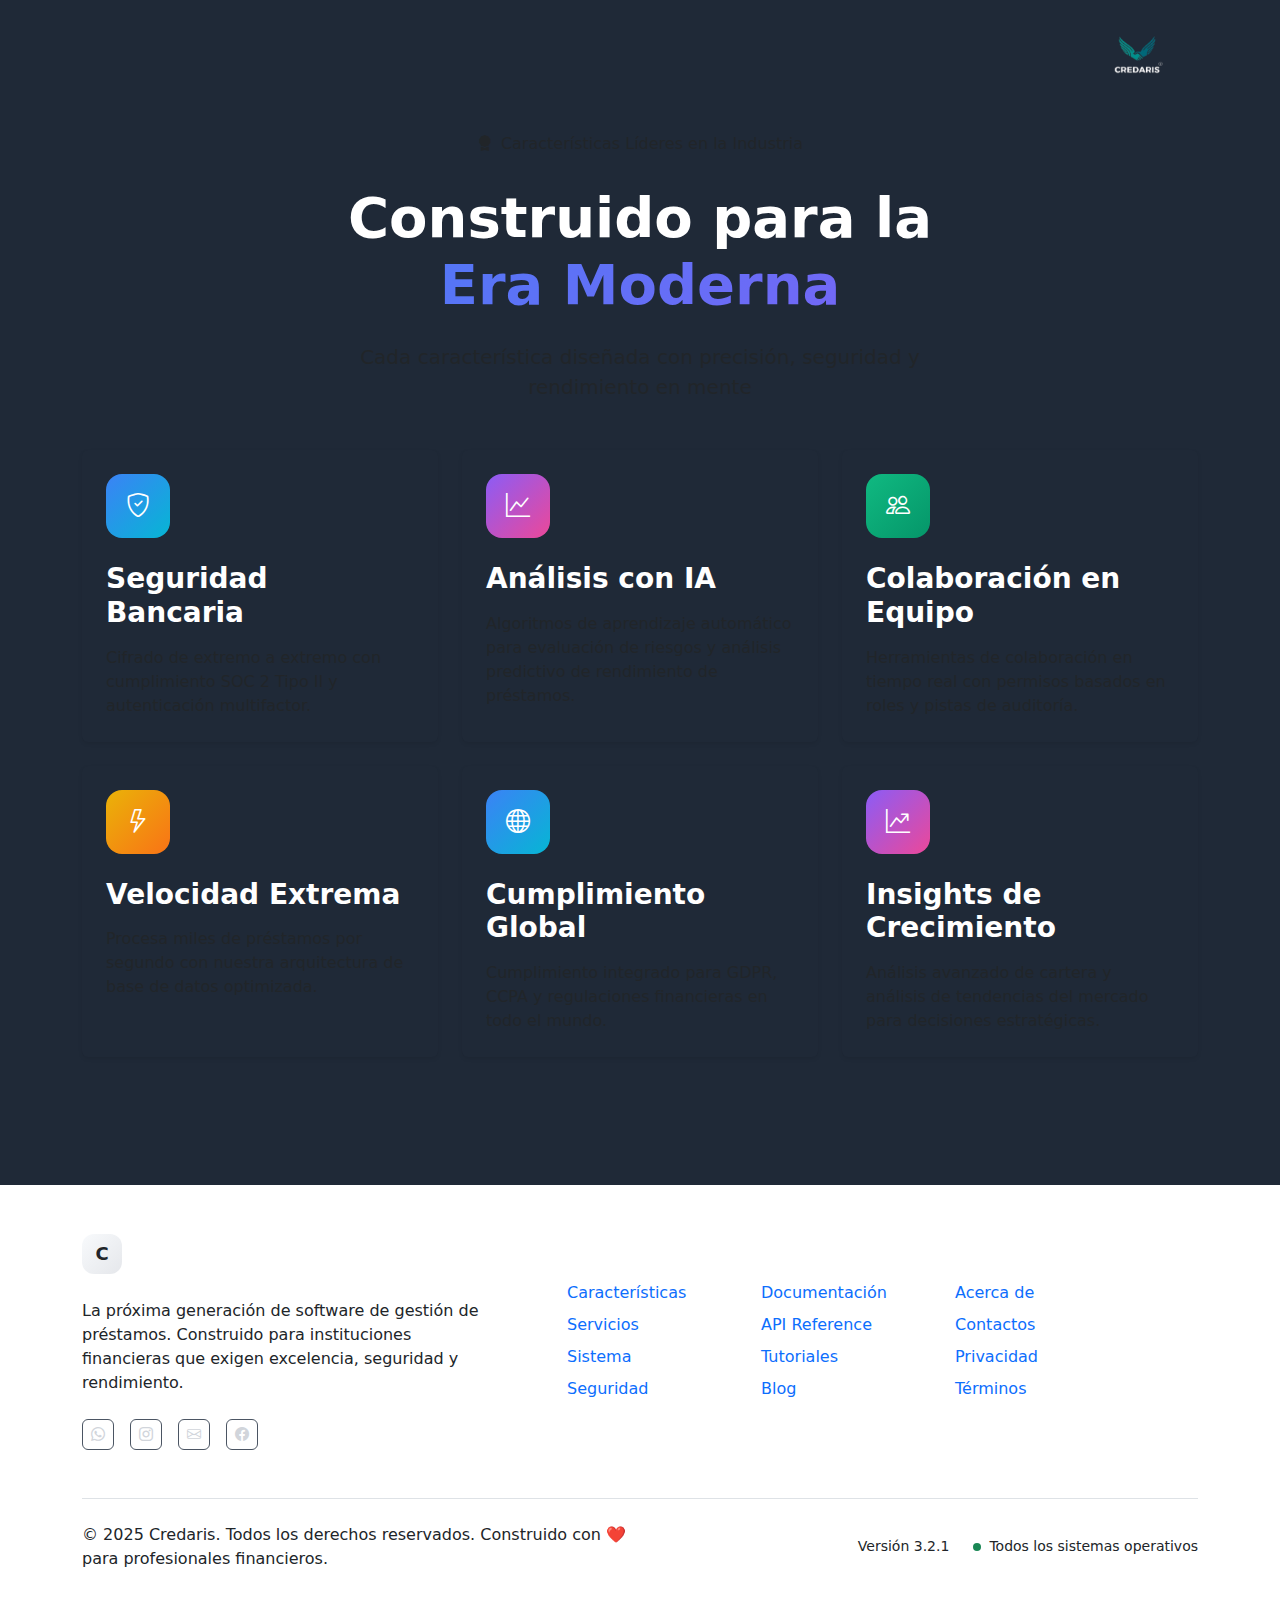
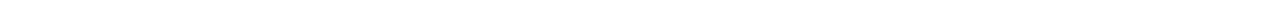
<file: pages/Caracteristicas.html>
<!DOCTYPE html>
<html lang="en">
<head>
    <meta charset="UTF-8">
    <meta name="viewport" content="width=device-width, initial-scale=1.0">
    <title>Document</title>
        <link href="https://cdn.jsdelivr.net/npm/bootstrap@5.3.2/dist/css/bootstrap.min.css" rel="stylesheet">
    <link href="https://cdn.jsdelivr.net/npm/bootstrap-icons@1.11.1/font/bootstrap-icons.css" rel="stylesheet">
    <style>
        :root {
            --bs-primary: #0d6efd;
            --bs-secondary: #6c757d;
            --bs-success: #198754;
            --bs-info: #0dcaf0;
            --bs-warning: #ffc107;
            --bs-danger: #dc3545;
            --bs-light: #f8f9fa;
            --bs-dark: #212529;
        }
        
        [data-bs-theme="dark"] {
            --bs-body-bg: #111827;
            --bs-body-color: #f8f9fa;
            --bs-border-color: #374151;
        }
        
        [data-bs-theme="light"] {
            --bs-body-bg: #ffffff;
            --bs-body-color: #212529;
            --bs-border-color: #dee2e6;
        }
        
        body {
            font-family: 'Inter', system-ui, -apple-system, sans-serif;
            overflow-x: hidden;
        }
        
        .bg-gradient-custom {
            background: linear-gradient(135deg, #111827 0%, #1f2937 50%, #111827 100%);
        }
        
        [data-bs-theme="light"] .bg-gradient-custom {
            background: linear-gradient(135deg, #f8fafc 0%, #ffffff 50%, #f1f5f9 100%);
        }
        
        .gradient-text {
            background: linear-gradient(135deg, #3b82f6, #8b5cf6);
            -webkit-background-clip: text;
            -webkit-text-fill-color: transparent;
            background-clip: text;
        }
        
        .gradient-text-dark {
            background: linear-gradient(135deg, #f8fafc, #e5e7eb, #d1d5db);
            -webkit-background-clip: text;
            -webkit-text-fill-color: transparent;
            background-clip: text;
        }
        
        [data-bs-theme="light"] .gradient-text-dark {
            background: linear-gradient(135deg, #1f2937, #374151, #4b5563);
            -webkit-background-clip: text;
            -webkit-text-fill-color: transparent;
            background-clip: text;
        }
        
        .gradient-bg-blue {
            background: linear-gradient(135deg, #3b82f6, #06b6d4);
        }
        
        .gradient-bg-purple {
            background: linear-gradient(135deg, #8b5cf6, #ec4899);
        }
        
        .gradient-bg-green {
            background: linear-gradient(135deg, #10b981, #059669);
        }
        
        .gradient-bg-yellow {
            background: linear-gradient(135deg, #eab308, #f97316);
        }
        
        .gradient-bg-gray {
            background: linear-gradient(135deg, #f8fafc, #e5e7eb);
        }
        
        [data-bs-theme="light"] .gradient-bg-gray {
            background: linear-gradient(135deg, #1f2937, #374151);
        }
        
        .card-hover {
            transition: all 0.3s ease;
        }
        
        .card-hover:hover {
            transform: translateY(-8px);
            box-shadow: 0 20px 25px -5px rgba(0, 0, 0, 0.3), 0 10px 10px -5px rgba(0, 0, 0, 0.2);
        }
        
        .btn-gradient {
            background: linear-gradient(135deg, #f8fafc, #e5e7eb);
            color: #1f2937;
            border: none;
            transition: all 0.3s ease;
        }
        
        [data-bs-theme="light"] .btn-gradient {
            background: linear-gradient(135deg, #1f2937, #374151);
            color: white;
        }
        
        .btn-gradient:hover {
            transform: translateY(-2px);
            box-shadow: 0 10px 15px -3px rgba(0, 0, 0, 0.3);
        }
        
        .btn-gradient-blue {
            background: linear-gradient(135deg, #3b82f6, #8b5cf6);
            color: white;
            border: none;
            transition: all 0.3s ease;
        }
        
        .btn-gradient-blue:hover {
            transform: translateY(-2px);
            box-shadow: 0 10px 15px -3px rgba(59, 130, 246, 0.5);
        }
        
        .nav-link.active {
            font-weight: 600;
            position: relative;
        }
        
        .nav-link.active::after {
            content: '';
            position: absolute;
            bottom: -4px;
            left: 0;
            right: 0;
            height: 2px;
            background: linear-gradient(135deg, #f8fafc, #e5e7eb);
        }
        
        [data-bs-theme="light"] .nav-link.active::after {
            background: linear-gradient(135deg, #1f2937, #374151);
        }
        
        .animated-bg {
            position: absolute;
            top: 0;
            left: 0;
            width: 100%;
            height: 100%;
            z-index: -1;
            overflow: hidden;
        }
        
        .bg-blob {
            position: absolute;
            border-radius: 50%;
            filter: blur(60px);
            opacity: 0.1;
            animation: pulse 4s infinite;
        }
        
        .bg-blob:nth-child(1) {
            top: 5rem;
            left: 2.5rem;
            width: 18rem;
            height: 18rem;
            background: linear-gradient(135deg, #60a5fa, #a78bfa);
        }
        
        .bg-blob:nth-child(2) {
            bottom: 5rem;
            right: 2.5rem;
            width: 24rem;
            height: 24rem;
            background: linear-gradient(135deg, #34d399, #60a5fa);
            animation-delay: 1s;
        }
        
        .bg-blob:nth-child(3) {
            top: 50%;
            left: 50%;
            transform: translate(-50%, -50%);
            width: 20rem;
            height: 20rem;
            background: linear-gradient(135deg, #fbbf24, #f87171);
            animation-delay: 2s;
        }
        
        @keyframes pulse {
            0%, 100% {
                opacity: 0.1;
            }
            50% {
                opacity: 0.2;
            }
        }
        
        .section-padding {
            padding-top: 8rem;
            padding-bottom: 8rem;
        }
        
        .hero-title {
            font-size: 4.5rem;
            font-weight: 900;
            line-height: 1.1;
        }
        
        @media (min-width: 768px) {
            .hero-title {
                font-size: 7rem;
            }
        }
        
        .feature-icon {
            width: 4rem;
            height: 4rem;
            border-radius: 1rem;
            display: flex;
            align-items: center;
            justify-content: center;
            transition: transform 0.3s ease;
        }
        
        .feature-card:hover .feature-icon {
            transform: scale(1.1);
        }
        
        .stat-number {
            font-size: 2.25rem;
            font-weight: 900;
            transition: transform 0.3s ease;
        }
        
        .stat-item:hover .stat-number {
            transform: scale(1.1);
        }
        
        .badge-popular {
            position: absolute;
            top: -1rem;
            left: 2rem;
            background: linear-gradient(135deg, #fbbf24, #f97316);
            color: black;
            padding: 0.25rem 1rem;
            border-radius: 1rem;
            font-weight: 700;
            font-size: 0.75rem;
            z-index: 10;
        }
        
        .form-control, .form-select {
            padding: 0.75rem 1rem;
            border-radius: 0.75rem;
            border: 1px solid #4b5563;
            transition: all 0.2s;
            background-color: #374151;
            color: #f9fafb;
        }
        
        [data-bs-theme="light"] .form-control, 
        [data-bs-theme="light"] .form-select {
            background-color: white;
            border-color: #d1d5db;
            color: #1f2937;
        }
        
        .form-control:focus, .form-select:focus {
            box-shadow: 0 0 0 2px rgba(59, 130, 246, 0.5);
            border-color: #3b82f6;
        }
        
        .scroll-indicator {
            position: absolute;
            bottom: 2rem;
            left: 50%;
            transform: translateX(-50%);
            animation: bounce 2s infinite;
        }
        
        @keyframes bounce {
            0%, 20%, 50%, 80%, 100% {
                transform: translateX(-50%) translateY(0);
            }
            40% {
                transform: translateX(-50%) translateY(-10px);
            }
            60% {
                transform: translateX(-50%) translateY(-5px);
            }
        }
        
        .theme-toggle {
            padding: 0.625rem;
            border-radius: 0.75rem;
            background-color: #374151;
            border: none;
            transition: all 0.3s ease;
        }
        
        [data-bs-theme="light"] .theme-toggle {
            background-color: #f3f4f6;
        }
        
        .theme-toggle:hover {
            transform: scale(1.1) rotate(12deg);
        }
        
        .nav-scrolled {
            background-color: rgba(17, 24, 39, 0.95);
            backdrop-filter: blur(20px);
            border-bottom: 1px solid #374151;
            box-shadow: 0 4px 6px -1px rgba(0, 0, 0, 0.3);
        }
        
        [data-bs-theme="light"] .nav-scrolled {
            background-color: rgba(255, 255, 255, 0.95);
            border-bottom: 1px solid #e5e7eb;
            box-shadow: 0 4px 6px -1px rgba(0, 0, 0, 0.1);
        }
        
        .logo {
            width: 2.5rem;
            height: 2.5rem;
            border-radius: 0.75rem;
            display: flex;
            align-items: center;
            justify-content: center;
            font-weight: 700;
            font-size: 1.125rem;
        }
        
        .platform-tab.active {
            background-color: #374151;
            color: #f9fafb;
            box-shadow: 0 4px 6px -1px rgba(0, 0, 0, 0.3);
        }
        
        [data-bs-theme="light"] .platform-tab.active {
            background-color: white;
            color: #1f2937;
            box-shadow: 0 4px 6px -1px rgba(0, 0, 0, 0.1);
        }
        
        /* Ajustes específicos para el tema oscuro */
        .text-dark {
            color: #f9fafb !important;
        }
        
        [data-bs-theme="light"] .text-dark {
            color: #1f2937 !important;
        }
        
        .text-secondary {
            color: #d1d5db !important;
        }
        
        [data-bs-theme="light"] .text-secondary {
            color: #6b7280 !important;
        }
        
        .bg-white {
            background-color: #1f2937 !important;
        }
        
        [data-bs-theme="light"] .bg-white {
            background-color: white !important;
        }
        
        .bg-light {
            background-color: #111827 !important;
        }
        
        [data-bs-theme="light"] .bg-light {
            background-color: #f8f9fa !important;
        }
        
        .border-light {
            border-color: #374151 !important;
        }
        
        [data-bs-theme="light"] .border-light {
            border-color: #e5e7eb !important;
        }
        
        .card {
            background-color: #1f2937;
            border-color: #374151;
        }
        
        [data-bs-theme="light"] .card {
            background-color: white;
            border-color: #e5e7eb;
        }
        
        .btn-outline-secondary {
            border-color: #4b5563;
            color: #d1d5db;
        }
        
        [data-bs-theme="light"] .btn-outline-secondary {
            border-color: #6b7280;
            color: #6b7280;
        }
        
        .btn-outline-light {
            border-color: #4b5563;
            color: #d1d5db;
        }
        
        [data-bs-theme="light"] .btn-outline-light {
            border-color: #dee2e6;
            color: #6c757d;
        }
    </style>
</head>
<body>
    <nav class="navbar navbar-expand-md fixed-top" id="navbar">
        <div class="container">
            <a class="navbar-brand d-flex align-items-center" href="#">
                <a class="navbar-brand d-flex align-items-center" href="#">
                    <img src="../images/Multimedia-removebg-preview.png" alt="multimedia" height="90px" width="90px">
                </a>
            </a>
            
            <button class="navbar-toggler" type="button" data-bs-toggle="collapse" data-bs-target="#navbarNav">
                <span class="navbar-toggler-icon"></span>
            </button>
            
            <div class="collapse " id="navbarNav">
                <ul class="navbar-nav ms`-auto mb-2 mb-md-0">
                    <li class="nav-item">
                        <a class="nav-link active" href="#home">Home</a>
                    </li>
                    <li class="nav-item">
                        <a class="nav-link" href="./pages/Servicio.html">Servicios</a>
                    </li>
                    <li class="nav-item">
                        <a class="nav-link" href="./pages/Contactos.html">Contactos</a>
                    </li>
                    <li class="nav-item">
                        <a class="nav-link" href="./pages/Sistema.html">Sistema</a>
                    </li>
                    <li class="nav-item">
                        <a class="nav-link" href="./pages/RequistiosDeSistema.html.html">Requisitos</a>
                    </li>
                </ul>
                
                <div class="d-flex align-items-center ms-md-4">
                    <button class="btn btn-gradient">Get Started</button>
                </div>
            </div>
        </div>
    </nav>
     <!-- Features Section -->
    <section id="features" class="section-padding bg-white">
        <div class="container">
            <div class="text-center mb-5">
                <div class="d-inline-flex align-items-center px-3 py-1 bg-gray-800 rounded-pill text-gray-300 mb-4">
                    <i class="bi bi-award-fill me-2"></i>
                    Características Líderes en la Industria
                </div>
                <h2 class="display-4 fw-bold text-white mb-4">
                    Construido para la
                    <span class="d-block gradient-text">Era Moderna</span>
                </h2>
                <p class="fs-5 text-gray-300 mx-auto" style="max-width: 600px;">
                    Cada característica diseñada con precisión, seguridad y rendimiento en mente
                </p>
            </div>
            
            <div class="row g-4">
                <div class="col-md-6 col-lg-4">
                    <div class="card feature-card card-hover border-0 shadow-sm h-100">
                        <div class="card-body p-4">
                            <div class="feature-icon gradient-bg-blue mb-4">
                                <i class="bi bi-shield-check text-white fs-4"></i>
                            </div>
                            <h3 class="card-title fw-bold text-white mb-3">Seguridad Bancaria</h3>
                            <p class="card-text text-gray-300">
                                Cifrado de extremo a extremo con cumplimiento SOC 2 Tipo II y autenticación multifactor.
                            </p>
                        </div>
                    </div>
                </div>
                
                <div class="col-md-6 col-lg-4">
                    <div class="card feature-card card-hover border-0 shadow-sm h-100">
                        <div class="card-body p-4">
                            <div class="feature-icon gradient-bg-purple mb-4">
                                <i class="bi bi-graph-up text-white fs-4"></i>
                            </div>
                            <h3 class="card-title fw-bold text-white mb-3">Análisis con IA</h3>
                            <p class="card-text text-gray-300">
                                Algoritmos de aprendizaje automático para evaluación de riesgos y análisis predictivo de rendimiento de préstamos.
                            </p>
                        </div>
                    </div>
                </div>
                
                <div class="col-md-6 col-lg-4">
                    <div class="card feature-card card-hover border-0 shadow-sm h-100">
                        <div class="card-body p-4">
                            <div class="feature-icon gradient-bg-green mb-4">
                                <i class="bi bi-people text-white fs-4"></i>
                            </div>
                            <h3 class="card-title fw-bold text-white mb-3">Colaboración en Equipo</h3>
                            <p class="card-text text-gray-300">
                                Herramientas de colaboración en tiempo real con permisos basados en roles y pistas de auditoría.
                            </p>
                        </div>
                    </div>
                </div>
                
                <div class="col-md-6 col-lg-4">
                    <div class="card feature-card card-hover border-0 shadow-sm h-100">
                        <div class="card-body p-4">
                            <div class="feature-icon gradient-bg-yellow mb-4">
                                <i class="bi bi-lightning text-white fs-4"></i>
                            </div>
                            <h3 class="card-title fw-bold text-white mb-3">Velocidad Extrema</h3>
                            <p class="card-text text-gray-300">
                                Procesa miles de préstamos por segundo con nuestra arquitectura de base de datos optimizada.
                            </p>
                        </div>
                    </div>
                </div>
                
                <div class="col-md-6 col-lg-4">
                    <div class="card feature-card card-hover border-0 shadow-sm h-100">
                        <div class="card-body p-4">
                            <div class="feature-icon gradient-bg-blue mb-4">
                                <i class="bi bi-globe text-white fs-4"></i>
                            </div>
                            <h3 class="card-title fw-bold text-white mb-3">Cumplimiento Global</h3>
                            <p class="card-text text-gray-300">
                                Cumplimiento integrado para GDPR, CCPA y regulaciones financieras en todo el mundo.
                            </p>
                        </div>
                    </div>
                </div>
                
                <div class="col-md-6 col-lg-4">
                    <div class="card feature-card card-hover border-0 shadow-sm h-100">
                        <div class="card-body p-4">
                            <div class="feature-icon gradient-bg-purple mb-4">
                                <i class="bi bi-graph-up-arrow text-white fs-4"></i>
                            </div>
                            <h3 class="card-title fw-bold text-white mb-3">Insights de Crecimiento</h3>
                            <p class="card-text text-gray-300">
                                Análisis avanzado de cartera y análisis de tendencias del mercado para decisiones estratégicas.
                            </p>
                        </div>
                    </div>
                </div>
            </div>
        </div>
    </section>

    <footer class="py-5 bg-gray-900">
        <div class="container">
            <div class="row g-5 mb-5">
                <div class="col-lg-5">
                    <div class="d-flex align-items-center mb-4">
                        <div class="logo gradient-bg-gray me-3">
                            <span class="text-gray-900">C</span>
                        </div>
                        <span class="fs-3 fw-bold text-white">Credaris</span>
                    </div>
                    <p class="text-gray-300 mb-4" style="max-width: 400px;">
                        La próxima generación de software de gestión de préstamos. Construido para instituciones 
                        financieras que exigen excelencia, seguridad y rendimiento.
                    </p>
                    <div class="d-flex gap-3">
                        <a href="#" class="btn btn-outline-light btn-sm rounded">
                            <i class="bi bi-whatsapp"></i>
                        </a>
                        <a href="#" class="btn btn-outline-light btn-sm rounded">
                           <i class="bi bi-instagram"></i>
                        </a>
                        <a href="#" class="btn btn-outline-light btn-sm rounded">
                            <i class="bi bi-envelope"></i>
                        </a>
                        <a href="#" class="btn btn-outline-light btn-sm rounded">
                            <i class="bi bi-facebook"></i>
                        </a>
                    </div>
                </div>
                
                <div class="col-lg-2 col-md-4">
                    <h5 class="text-white fw-bold mb-4">Producto</h5>
                    <ul class="list-unstyled">
                        <li class="mb-2"><a href="#" class="text-gray-300 text-decoration-none">Características</a></li>
                        <li class="mb-2"><a href="#" class="text-gray-300 text-decoration-none">Servicios</a></li>
                        <li class="mb-2"><a href="#" class="text-gray-300 text-decoration-none">Sistema</a></li>
                        <li><a href="#" class="text-gray-300 text-decoration-none">Seguridad</a></li>
                    </ul>
                </div>
                
                <div class="col-lg-2 col-md-4">
                    <h5 class="text-white fw-bold mb-4">Recursos</h5>
                    <ul class="list-unstyled">
                        <li class="mb-2"><a href="#" class="text-gray-300 text-decoration-none">Documentación</a></li>
                        <li class="mb-2"><a href="#" class="text-gray-300 text-decoration-none">API Reference</a></li>
                        <li class="mb-2"><a href="#" class="text-gray-300 text-decoration-none">Tutoriales</a></li>
                        <li><a href="#" class="text-gray-300 text-decoration-none">Blog</a></li>
                    </ul>
                </div>
                
                <div class="col-lg-2 col-md-4">
                    <h5 class="text-white fw-bold mb-4">Empresa</h5>
                    <ul class="list-unstyled">
                        <li class="mb-2"><a href="#" class="text-gray-300 text-decoration-none">Acerca de</a></li>
                        <li class="mb-2"><a href="#" class="text-gray-300 text-decoration-none">Contactos</a></li>
                        <li class="mb-2"><a href="#" class="text-gray-300 text-decoration-none">Privacidad</a></li>
                        <li><a href="#" class="text-gray-300 text-decoration-none">Términos</a></li>
                    </ul>
                </div>
            </div>
            
            <div class="border-top border-gray-700 pt-4">
                <div class="row align-items-center">
                    <div class="col-md-6">
                        <p class="text-gray-300 mb-3 mb-md-0">
                            © 2025 Credaris. Todos los derechos reservados. Construido con ❤️ para profesionales financieros.
                        </p>
                    </div>
                    <div class="col-md-6 text-md-end">
                        <div class="d-flex align-items-center justify-content-md-end gap-4 text-gray-400 small">
                            <span>Versión 3.2.1</span>
                            <div class="d-flex align-items-center gap-2">
                                <div class="bg-success rounded-circle" style="width: 8px; height: 8px;"></div>
                                <span>Todos los sistemas operativos</span>
                            </div>
                        </div>
                    </div>
                </div>
            </div>
        </div>
    </footer>
</body>
</html>
</file>
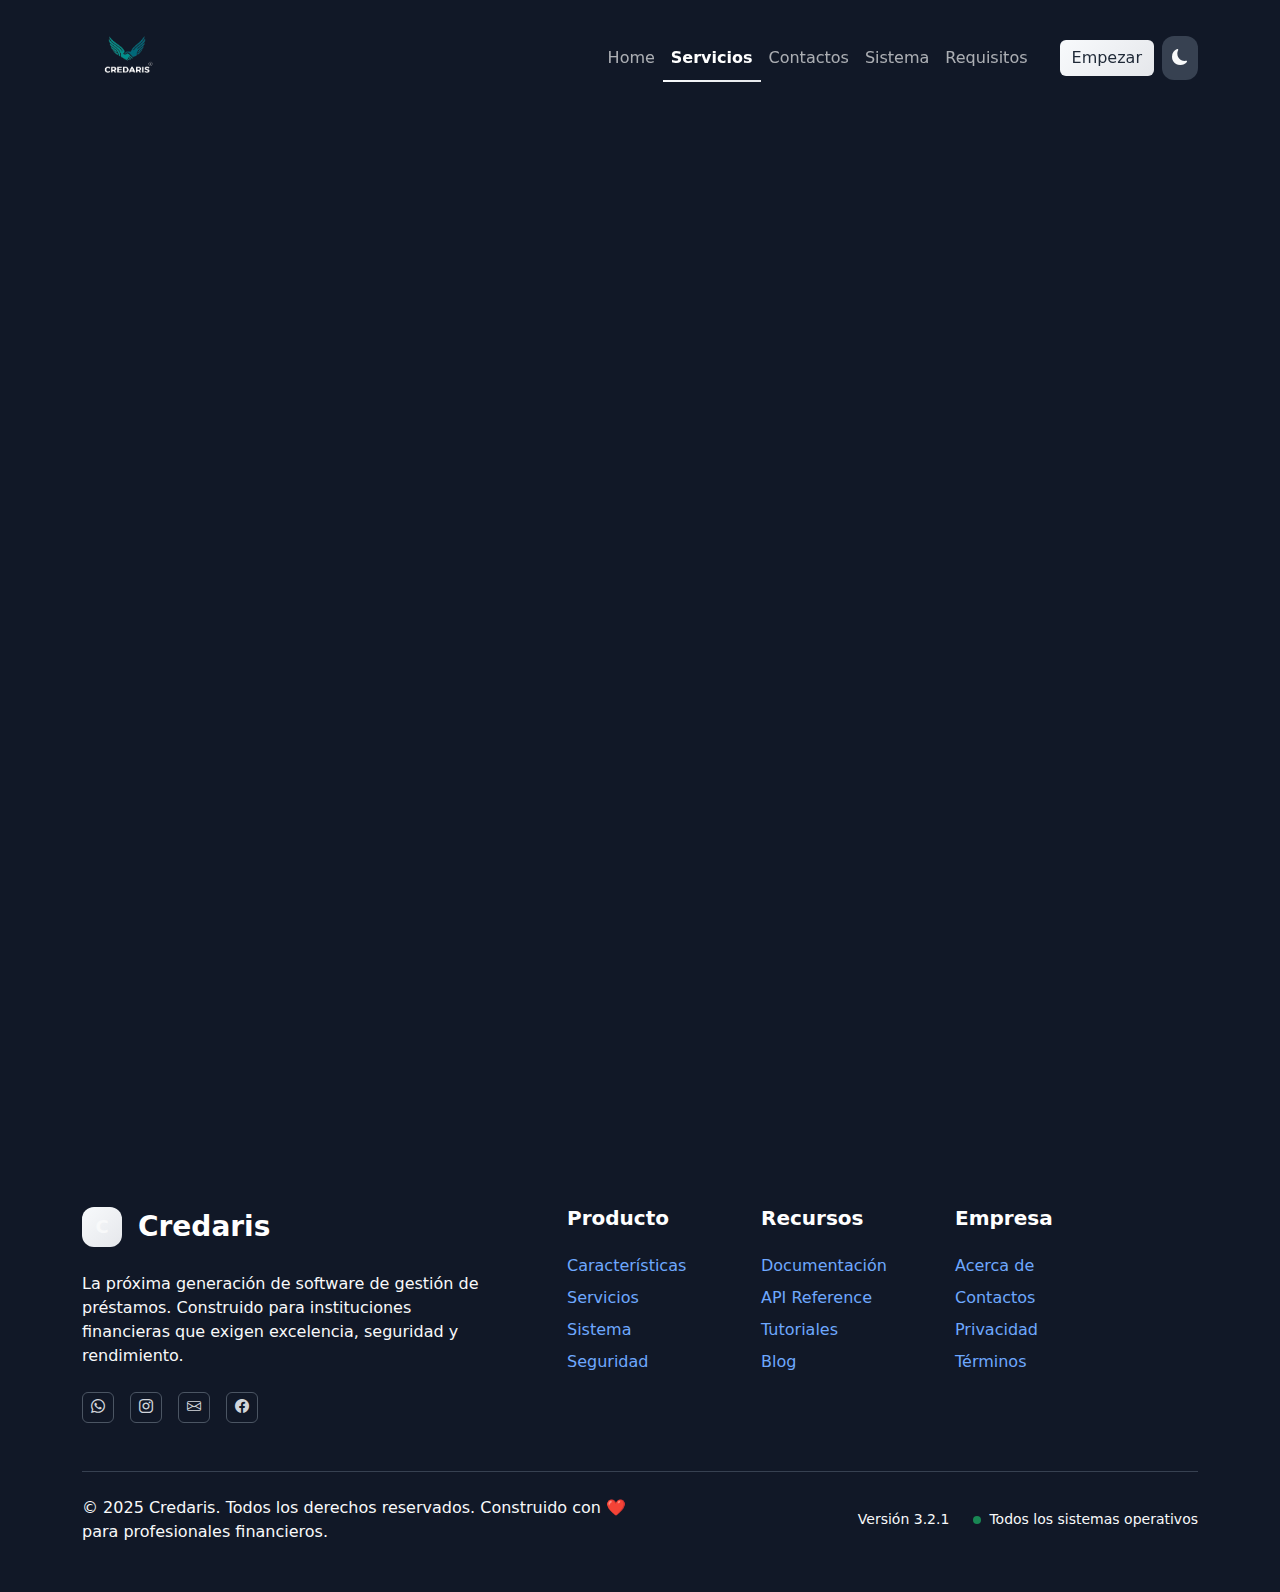
<file: pages/Servicio.html>
<!DOCTYPE html>
<html lang="en">
<head>
    <meta charset="UTF-8">
    <meta name="viewport" content="width=device-width, initial-scale=1.0">
    <link rel="icon" href="../images/Multimedia-removebg-preview.png" type="images/x-icon">
    <link href="https://cdn.jsdelivr.net/npm/bootstrap@5.3.2/dist/css/bootstrap.min.css" rel="stylesheet">
    <link href="https://cdn.jsdelivr.net/npm/bootstrap-icons@1.11.1/font/bootstrap-icons.css" rel="stylesheet">
    <link rel="stylesheet" type="text/css" href="../styles/index.css">
</head>
<body>
    <nav class="navbar navbar-expand-md fixed-top" id="navbar">
        <div class="container">
            <a class="navbar-brand d-flex align-items-center" href="#">
                <img src="../images/Multimedia-removebg-preview.png" alt="multimedia" height="90px" width="90px">
            </a>
            <button class="navbar-toggler" type="button" data-bs-toggle="collapse" data-bs-target="#navbarNav">
                <span class="navbar-toggler-icon"></span>
            </button>
            
            <div class="collapse navbar-collapse" id="navbarNav">
                <ul class="navbar-nav ms-auto mb-2 mb-md-0">
                    <li class="nav-item">
                        <a class="nav-link" href="../index.html">Home</a>
                    </li>
                    <li class="nav-item">
                        <a class="nav-link active" href="#Servicios">Servicios</a>
                    </li>
                    <li class="nav-item">
                        <a class="nav-link" href="./Contactos.html">Contactos</a>
                    </li>
                    <li class="nav-item">
                        <a class="nav-link" href="./Sistema.html">Sistema</a>
                    </li>
                    <li class="nav-item">
                        <a class="nav-link" href="./RequistiosDeSistema.html">Requisitos</a>
                    </li>
                </ul>
                
                <div class="d-flex align-items-center ms-md-4">
                    <button class="btn btn-gradient">Empezar</button>
                    <!-- Botón de toggle tema -->
                    <button class="btn theme-toggle ms-2" id="themeToggle">
                        <i class="bi bi-moon-fill"></i>
                    </button>
                </div>
            </div>
        </div>
    </nav>
    <section id="servicios" class="section-padding bg-white">
        <div class="container">
            <div class="text-center mb-5">
                <h2 class="display-4 fw-bold mb-4">
                    Nuestros
                    <span class="d-block gradient-text">Servicios</span>
                </h2>
                <p class="fs-5 mx-auto" style="max-width: 600px;">
                    Servicios especializados diseñados para transformar tu operación financiera
                </p>
            </div>
            
            <div class="row g-4">
                <div class="col-md-6">
                    <div class="card card-hover border-0 shadow-sm position-relative">
                        <div class="card-body p-4">
                            <div class="feature-icon gradient-bg-blue mb-4">
                                <i class="bi bi-chat-right"></i>
                            </div>
                            <h3 class="card-title fw-bold mb-3">Consultorías privadas:</h3>
                            <p class="card-text mb-4">
                                Ofrecemos consultorías personalizadas para empresas que desean maximizar el uso de nuestra aplicación, brindando asesoría experta y soluciones a medida para optimizar la gestión de préstamos y procesos relacionados.
                            </p>
                        </div>
                    </div>
                </div>
                
                <div class="col-md-6">
                    <div class="card card-hover border-0 shadow-sm position-relative">
                        <div class="card-body p-4">
                            <div class="feature-icon gradient-bg-purple mb-4">
                                <i class="bi bi-patch-question-fill"></i>
                            </div>
                            <h3 class="card-title fw-bold mb-3">Ayuda al cliente:</h3>
                            <p class="card-text mb-4">
                                Contamos con un servicio de atención al cliente dedicado y accesible, que ofrece soporte rápido y efectivo para resolver dudas, facilitar el uso de la plataforma y asegurar una experiencia satisfactoria.
                            </p>
                        </div>
                    </div>
                </div>

                <div class="col-md-6">
                    <div class="card card-hover border-0 shadow-sm position-relative">
                        <div class="card-body p-4">
                            <div class="feature-icon gradient-bg-purple mb-4">
                                <i class="bi bi-server"></i>
                            </div>
                            <h3 class="card-title fw-bold mb-3">Otras características:</h3>
                            <p class="card-text mb-4">
                               Además, la plataforma incorpora herramientas complementarias que mejoran la usabilidad y adaptabilidad del sistema, garantizando una gestión integral y eficiente acorde a las necesidades específicas de cada empresa.
                            </p>
                        </div>
                    </div>
                </div>
            </div>
        </div>
    </section>

    <footer class="py-5 bg-gray-900">
        <div class="container">
            <div class="row g-5 mb-5">
                <div class="col-lg-5">
                    <div class="d-flex align-items-center mb-4">
                        <div class="logo gradient-bg-gray me-3">
                            <span class="text-gray-900">C</span>
                        </div>
                        <span class="fs-3 fw-bold text-white">Credaris</span>
                    </div>
                    <p class="text-gray-300 mb-4" style="max-width: 400px;">
                        La próxima generación de software de gestión de préstamos. Construido para instituciones 
                        financieras que exigen excelencia, seguridad y rendimiento.
                    </p>
                    <div class="d-flex gap-3">
                        <a href="#" class="btn btn-outline-light btn-sm rounded">
                            <i class="bi bi-whatsapp"></i>
                        </a>
                        <a href="#" class="btn btn-outline-light btn-sm rounded">
                           <i class="bi bi-instagram"></i>
                        </a>
                        <a href="#" class="btn btn-outline-light btn-sm rounded">
                            <i class="bi bi-envelope"></i>
                        </a>
                        <a href="#" class="btn btn-outline-light btn-sm rounded">
                            <i class="bi bi-facebook"></i>
                        </a>
                    </div>
                </div>
                
                <div class="col-lg-2 col-md-4">
                    <h5 class="text-white fw-bold mb-4">Producto</h5>
                    <ul class="list-unstyled">
                        <li class="mb-2"><a href="#" class="text-gray-300 text-decoration-none">Características</a></li>
                        <li class="mb-2"><a href="#" class="text-gray-300 text-decoration-none">Servicios</a></li>
                        <li class="mb-2"><a href="#" class="text-gray-300 text-decoration-none">Sistema</a></li>
                        <li><a href="#" class="text-gray-300 text-decoration-none">Seguridad</a></li>
                    </ul>
                </div>
                
                <div class="col-lg-2 col-md-4">
                    <h5 class="text-white fw-bold mb-4">Recursos</h5>
                    <ul class="list-unstyled">
                        <li class="mb-2"><a href="#" class="text-gray-300 text-decoration-none">Documentación</a></li>
                        <li class="mb-2"><a href="#" class="text-gray-300 text-decoration-none">API Reference</a></li>
                        <li class="mb-2"><a href="#" class="text-gray-300 text-decoration-none">Tutoriales</a></li>
                        <li><a href="#" class="text-gray-300 text-decoration-none">Blog</a></li>
                    </ul>
                </div>
                
                <div class="col-lg-2 col-md-4">
                    <h5 class="text-white fw-bold mb-4">Empresa</h5>
                    <ul class="list-unstyled">
                        <li class="mb-2"><a href="#" class="text-gray-300 text-decoration-none">Acerca de</a></li>
                        <li class="mb-2"><a href="#" class="text-gray-300 text-decoration-none">Contactos</a></li>
                        <li class="mb-2"><a href="#" class="text-gray-300 text-decoration-none">Privacidad</a></li>
                        <li><a href="#" class="text-gray-300 text-decoration-none">Términos</a></li>
                    </ul>
                </div>
            </div>
            
            <div class="border-top border-gray-700 pt-4">
                <div class="row align-items-center">
                    <div class="col-md-6">
                        <p class="text-gray-300 mb-3 mb-md-0">
                            © 2025 Credaris. Todos los derechos reservados. Construido con ❤️ para profesionales financieros.
                        </p>
                    </div>
                    <div class="col-md-6 text-md-end">
                        <div class="d-flex align-items-center justify-content-md-end gap-4 text-gray-400 small">
                            <span>Versión 3.2.1</span>
                            <div class="d-flex align-items-center gap-2">
                                <div class="bg-success rounded-circle" style="width: 8px; height: 8px;"></div>
                                <span>Todos los sistemas operativos</span>
                            </div>
                        </div>
                    </div>
                </div>
            </div>
        </div>
    </footer>

    <script>
    // Toggle theme
    const themeToggle = document.getElementById('themeToggle');
    const htmlElement = document.documentElement;

    // Cargar tema guardado
    const savedTheme = localStorage.getItem('theme') || 'dark';
    htmlElement.setAttribute('data-bs-theme', savedTheme);
    updateThemeIcon(savedTheme);

    themeToggle.addEventListener('click', () => {
        const currentTheme = htmlElement.getAttribute('data-bs-theme');
        const newTheme = currentTheme === 'dark' ? 'light' : 'dark';
        htmlElement.setAttribute('data-bs-theme', newTheme);
        localStorage.setItem('theme', newTheme);
        updateThemeIcon(newTheme);
    });

    function updateThemeIcon(theme) {
        const icon = themeToggle.querySelector('i');
        if (theme === 'dark') {
            icon.classList.remove('bi-sun-fill');
            icon.classList.add('bi-moon-fill');
        } else {
            icon.classList.remove('bi-moon-fill');
            icon.classList.add('bi-sun-fill');
        }
    }
  </script>  

</body>
</html>
</file>
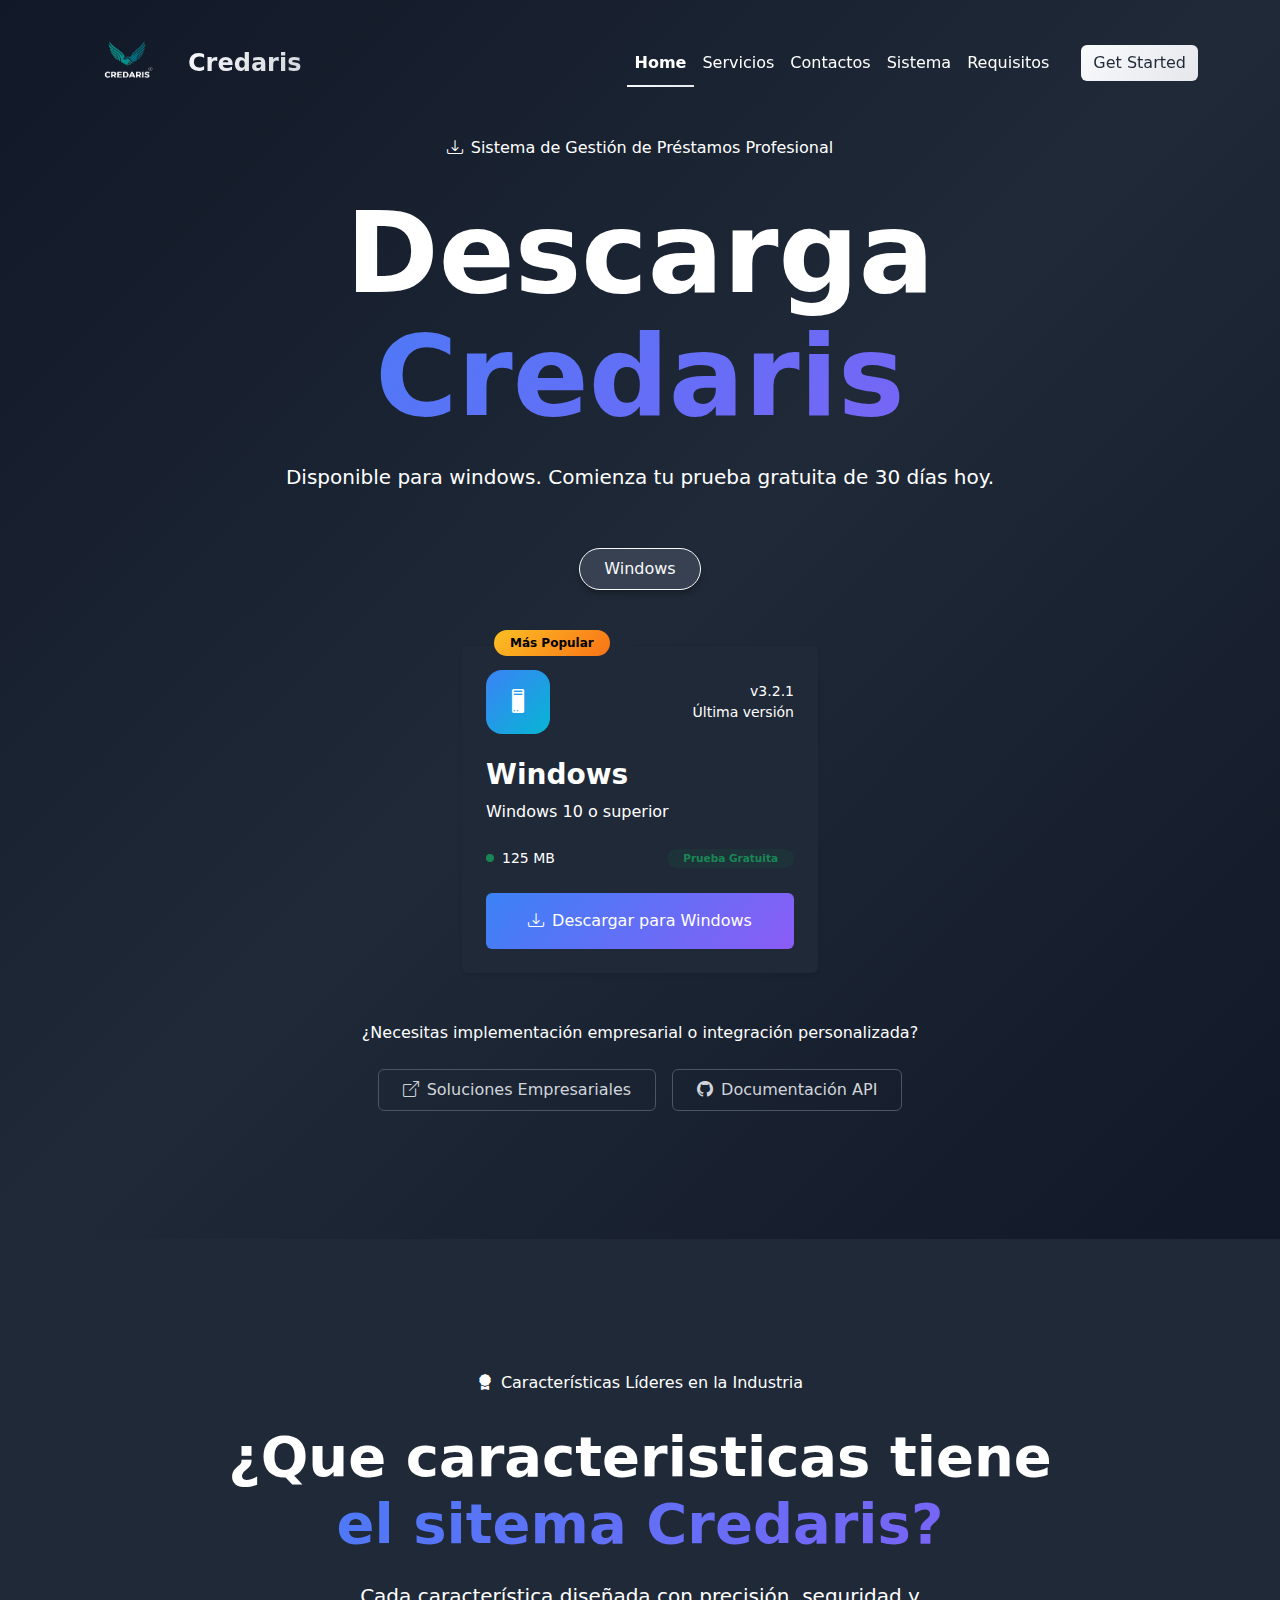
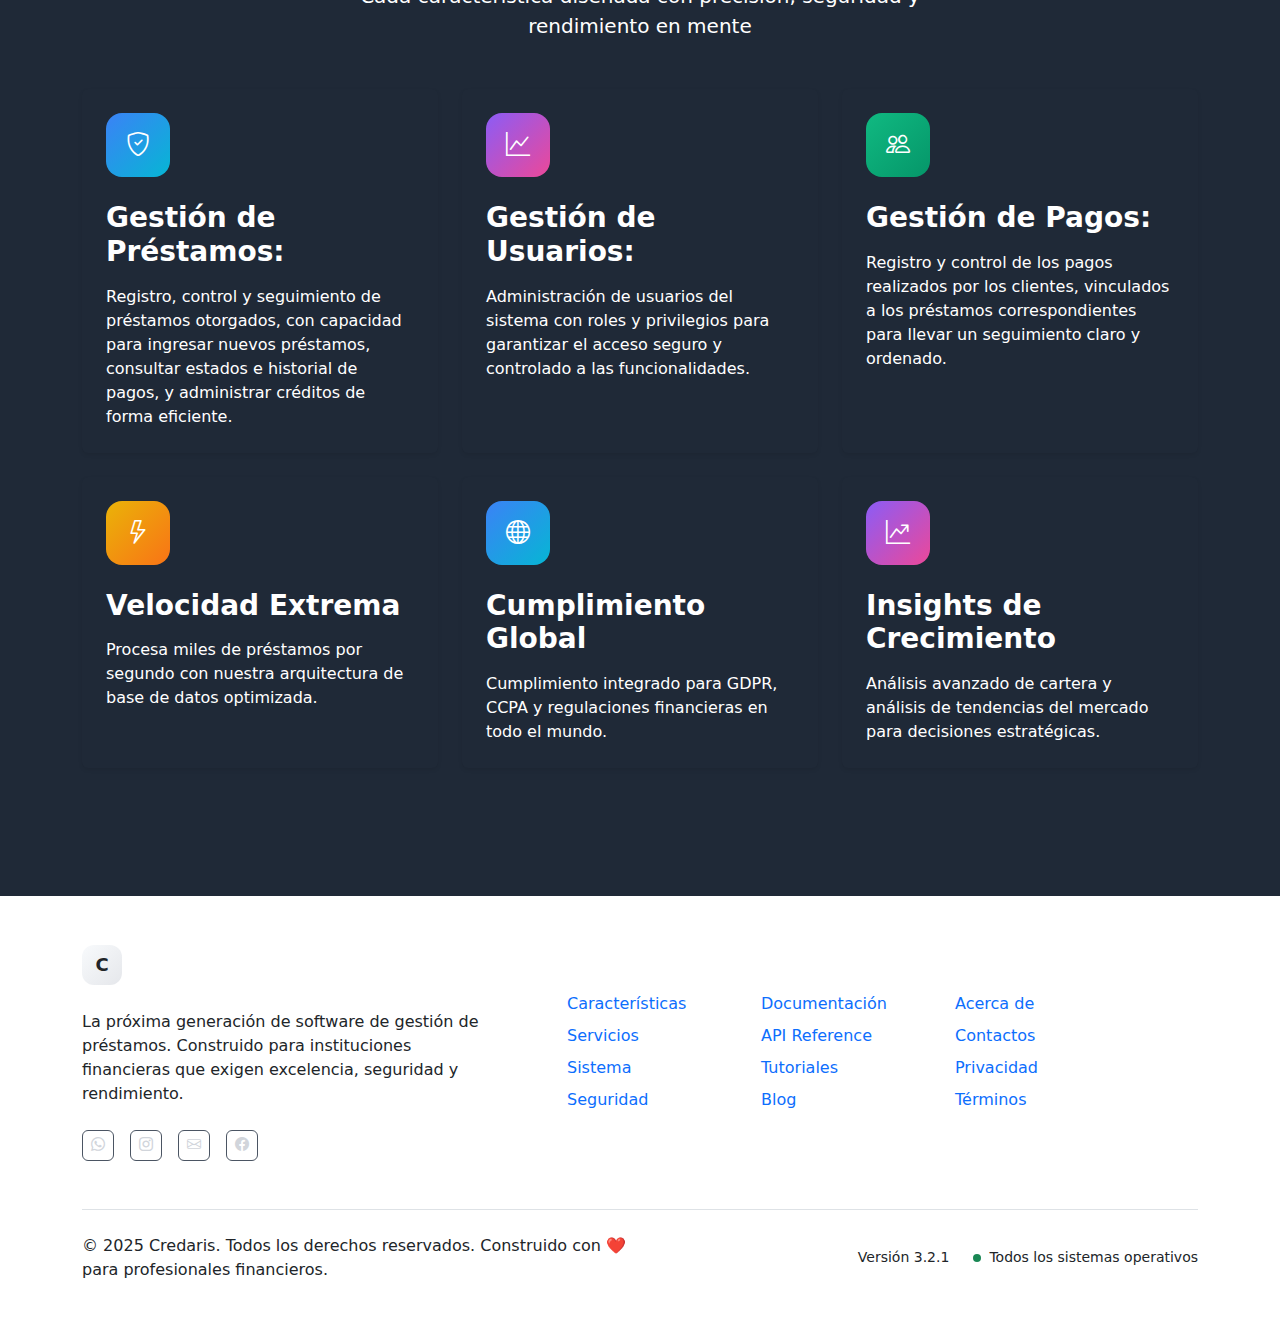
<file: pages/Sistema.html>
<!DOCTYPE html>
<html lang="en">
<head>
    <meta charset="UTF-8">
    <meta name="viewport" content="width=device-width, initial-scale=1.0">
    <title>Document</title>
    <link href="https://cdn.jsdelivr.net/npm/bootstrap@5.3.2/dist/css/bootstrap.min.css" rel="stylesheet">
    <link href="https://cdn.jsdelivr.net/npm/bootstrap-icons@1.11.1/font/bootstrap-icons.css" rel="stylesheet">
    <style>
        :root {
            --bs-primary: #0d6efd;
            --bs-secondary: #6c757d;
            --bs-success: #198754;
            --bs-info: #0dcaf0;
            --bs-warning: #ffc107;
            --bs-danger: #dc3545;
            --bs-light: #f8f9fa;
            --bs-dark: #212529;
        }
        
        [data-bs-theme="dark"] {
            --bs-body-bg: #111827;
            --bs-body-color: #f8f9fa;
            --bs-border-color: #374151;
        }
        
        [data-bs-theme="light"] {
            --bs-body-bg: #ffffff;
            --bs-body-color: #212529;
            --bs-border-color: #dee2e6;
        }
        
        body {
            font-family: 'Inter', system-ui, -apple-system, sans-serif;
            overflow-x: hidden;
        }
        
        .bg-gradient-custom {
            background: linear-gradient(135deg, #111827 0%, #1f2937 50%, #111827 100%);
        }
        
        [data-bs-theme="light"] .bg-gradient-custom {
            background: linear-gradient(135deg, #f8fafc 0%, #ffffff 50%, #f1f5f9 100%);
        }
        
        .gradient-text {
            background: linear-gradient(135deg, #3b82f6, #8b5cf6);
            -webkit-background-clip: text;
            -webkit-text-fill-color: transparent;
            background-clip: text;
        }
        
        .gradient-text-dark {
            background: linear-gradient(135deg, #f8fafc, #e5e7eb, #d1d5db);
            -webkit-background-clip: text;
            -webkit-text-fill-color: transparent;
            background-clip: text;
        }
        
        [data-bs-theme="light"] .gradient-text-dark {
            background: linear-gradient(135deg, #1f2937, #374151, #4b5563);
            -webkit-background-clip: text;
            -webkit-text-fill-color: transparent;
            background-clip: text;
        }
        
        .gradient-bg-blue {
            background: linear-gradient(135deg, #3b82f6, #06b6d4);
        }
        
        .gradient-bg-purple {
            background: linear-gradient(135deg, #8b5cf6, #ec4899);
        }
        
        .gradient-bg-green {
            background: linear-gradient(135deg, #10b981, #059669);
        }
        
        .gradient-bg-yellow {
            background: linear-gradient(135deg, #eab308, #f97316);
        }
        
        .gradient-bg-gray {
            background: linear-gradient(135deg, #f8fafc, #e5e7eb);
        }
        
        [data-bs-theme="light"] .gradient-bg-gray {
            background: linear-gradient(135deg, #1f2937, #374151);
        }
        
        .card-hover {
            transition: all 0.3s ease;
        }
        
        .card-hover:hover {
            transform: translateY(-8px);
            box-shadow: 0 20px 25px -5px rgba(0, 0, 0, 0.3), 0 10px 10px -5px rgba(0, 0, 0, 0.2);
        }
        
        .btn-gradient {
            background: linear-gradient(135deg, #f8fafc, #e5e7eb);
            color: #1f2937;
            border: none;
            transition: all 0.3s ease;
        }
        
        [data-bs-theme="light"] .btn-gradient {
            background: linear-gradient(135deg, #1f2937, #374151);
            color: white;
        }
        
        .btn-gradient:hover {
            transform: translateY(-2px);
            box-shadow: 0 10px 15px -3px rgba(0, 0, 0, 0.3);
        }
        
        .btn-gradient-blue {
            background: linear-gradient(135deg, #3b82f6, #8b5cf6);
            color: white;
            border: none;
            transition: all 0.3s ease;
        }
        
        .btn-gradient-blue:hover {
            transform: translateY(-2px);
            box-shadow: 0 10px 15px -3px rgba(59, 130, 246, 0.5);
        }
        
        .nav-link.active {
            font-weight: 600;
            position: relative;
        }
        
        .nav-link.active::after {
            content: '';
            position: absolute;
            bottom: -4px;
            left: 0;
            right: 0;
            height: 2px;
            background: linear-gradient(135deg, #f8fafc, #e5e7eb);
        }
        
        [data-bs-theme="light"] .nav-link.active::after {
            background: linear-gradient(135deg, #1f2937, #374151);
        }
        
        .animated-bg {
            position: absolute;
            top: 0;
            left: 0;
            width: 100%;
            height: 100%;
            z-index: -1;
            overflow: hidden;
        }
        
        .bg-blob {
            position: absolute;
            border-radius: 50%;
            filter: blur(60px);
            opacity: 0.1;
            animation: pulse 4s infinite;
        }
        
        .bg-blob:nth-child(1) {
            top: 5rem;
            left: 2.5rem;
            width: 18rem;
            height: 18rem;
            background: linear-gradient(135deg, #60a5fa, #a78bfa);
        }
        
        .bg-blob:nth-child(2) {
            bottom: 5rem;
            right: 2.5rem;
            width: 24rem;
            height: 24rem;
            background: linear-gradient(135deg, #34d399, #60a5fa);
            animation-delay: 1s;
        }
        
        .bg-blob:nth-child(3) {
            top: 50%;
            left: 50%;
            transform: translate(-50%, -50%);
            width: 20rem;
            height: 20rem;
            background: linear-gradient(135deg, #fbbf24, #f87171);
            animation-delay: 2s;
        }
        
        @keyframes pulse {
            0%, 100% {
                opacity: 0.1;
            }
            50% {
                opacity: 0.2;
            }
        }
        
        .section-padding {
            padding-top: 8rem;
            padding-bottom: 8rem;
        }
        
        .hero-title {
            font-size: 4.5rem;
            font-weight: 900;
            line-height: 1.1;
        }
        
        @media (min-width: 768px) {
            .hero-title {
                font-size: 7rem;
            }
        }
        
        .feature-icon {
            width: 4rem;
            height: 4rem;
            border-radius: 1rem;
            display: flex;
            align-items: center;
            justify-content: center;
            transition: transform 0.3s ease;
        }
        
        .feature-card:hover .feature-icon {
            transform: scale(1.1);
        }
        
        .stat-number {
            font-size: 2.25rem;
            font-weight: 900;
            transition: transform 0.3s ease;
        }
        
        .stat-item:hover .stat-number {
            transform: scale(1.1);
        }
        
        .badge-popular {
            position: absolute;
            top: -1rem;
            left: 2rem;
            background: linear-gradient(135deg, #fbbf24, #f97316);
            color: black;
            padding: 0.25rem 1rem;
            border-radius: 1rem;
            font-weight: 700;
            font-size: 0.75rem;
            z-index: 10;
        }
        
        .form-control, .form-select {
            padding: 0.75rem 1rem;
            border-radius: 0.75rem;
            border: 1px solid #4b5563;
            transition: all 0.2s;
            background-color: #374151;
            color: #f9fafb;
        }
        
        [data-bs-theme="light"] .form-control, 
        [data-bs-theme="light"] .form-select {
            background-color: white;
            border-color: #d1d5db;
            color: #1f2937;
        }
        
        .form-control:focus, .form-select:focus {
            box-shadow: 0 0 0 2px rgba(59, 130, 246, 0.5);
            border-color: #3b82f6;
        }
        
        .scroll-indicator {
            position: absolute;
            bottom: 2rem;
            left: 50%;
            transform: translateX(-50%);
            animation: bounce 2s infinite;
        }
        
        @keyframes bounce {
            0%, 20%, 50%, 80%, 100% {
                transform: translateX(-50%) translateY(0);
            }
            40% {
                transform: translateX(-50%) translateY(-10px);
            }
            60% {
                transform: translateX(-50%) translateY(-5px);
            }
        }
        
        .theme-toggle {
            padding: 0.625rem;
            border-radius: 0.75rem;
            background-color: #374151;
            border: none;
            transition: all 0.3s ease;
        }
        
        [data-bs-theme="light"] .theme-toggle {
            background-color: #f3f4f6;
        }
        
        .theme-toggle:hover {
            transform: scale(1.1) rotate(12deg);
        }
        
        .nav-scrolled {
            background-color: rgba(17, 24, 39, 0.95);
            backdrop-filter: blur(20px);
            border-bottom: 1px solid #374151;
            box-shadow: 0 4px 6px -1px rgba(0, 0, 0, 0.3);
        }
        
        [data-bs-theme="light"] .nav-scrolled {
            background-color: rgba(255, 255, 255, 0.95);
            border-bottom: 1px solid #e5e7eb;
            box-shadow: 0 4px 6px -1px rgba(0, 0, 0, 0.1);
        }
        
        .logo {
            width: 2.5rem;
            height: 2.5rem;
            border-radius: 0.75rem;
            display: flex;
            align-items: center;
            justify-content: center;
            font-weight: 700;
            font-size: 1.125rem;
        }
        
        .platform-tab.active {
            background-color: #374151;
            color: #f9fafb;
            box-shadow: 0 4px 6px -1px rgba(0, 0, 0, 0.3);
        }
        
        [data-bs-theme="light"] .platform-tab.active {
            background-color: white;
            color: #1f2937;
            box-shadow: 0 4px 6px -1px rgba(0, 0, 0, 0.1);
        }
        
        /* Ajustes específicos para el tema oscuro */
        .text-dark {
            color: #f9fafb !important;
        }
        
        [data-bs-theme="light"] .text-dark {
            color: #1f2937 !important;
        }
        
        .text-secondary {
            color: #d1d5db !important;
        }
        
        [data-bs-theme="light"] .text-secondary {
            color: #6b7280 !important;
        }
        
        .bg-white {
            background-color: #1f2937 !important;
        }
        
        [data-bs-theme="light"] .bg-white {
            background-color: white !important;
        }
        
        .bg-light {
            background-color: #111827 !important;
        }
        
        [data-bs-theme="light"] .bg-light {
            background-color: #f8f9fa !important;
        }
        
        .border-light {
            border-color: #374151 !important;
        }
        
        [data-bs-theme="light"] .border-light {
            border-color: #e5e7eb !important;
        }
        
        .card {
            background-color: #1f2937;
            border-color: #374151;
        }
        
        [data-bs-theme="light"] .card {
            background-color: white;
            border-color: #e5e7eb;
        }
        
        .btn-outline-secondary {
            border-color: #4b5563;
            color: #d1d5db;
        }
        
        [data-bs-theme="light"] .btn-outline-secondary {
            border-color: #6b7280;
            color: #6b7280;
        }
        
        .btn-outline-light {
            border-color: #4b5563;
            color: #d1d5db;
        }
        
        [data-bs-theme="light"] .btn-outline-light {
            border-color: #dee2e6;
            color: #6c757d;
        }
    </style>
</head>
<body>

    <!---Navbar Secction--->

    <nav class="navbar navbar-expand-md fixed-top" id="navbar">
        <div class="container">
            <div class="navbar-brand d-flex align-items-center" href="#">
                <a class="navbar-brand d-flex align-items-center" href="#">
                    <img src="../images/Multimedia-removebg-preview.png" alt="multimedia" height="90px" width="90px">
                </a>
                <span class="fs-4 fw-bold gradient-text-dark">Credaris</span>
            </div>
            
            <button class="navbar-toggler" type="button" data-bs-toggle="collapse" data-bs-target="#navbarNav">
                <span class="navbar-toggler-icon"></span>
            </button>
            
            <div class="collapse navbar-collapse" id="navbarNav">
                <ul class="navbar-nav ms-auto mb-2 mb-md-0">
                    <li class="nav-item">
                        <a class="nav-link text-white active" href="../index.html">Home</a>
                    </li>
                    <li class="nav-item">
                        <a class="nav-link text-white" href="./Servicio.html">Servicios</a>
                    </li>
                    <li class="nav-item">
                        <a class="nav-link text-white" href="./Contactos.html">Contactos</a>
                    </li>
                    <li class="nav-item">
                        <a class="nav-link text-white" href="#Sistem">Sistema</a>
                    </li>
                    <li class="nav-item">
                        <a class="nav-link text-white" href="./RequistiosDeSistema.html.html">Requisitos</a>
                    </li>
                </ul>
                
                <div class="d-flex align-items-center ms-md-4">
                    <button class="btn btn-gradient">Get Started</button>
                </div>
            </div>
        </div>
    </nav>


<!-----Sistem Section----->
     <section id="sistema" class="section-padding position-relative bg-gradient-custom bg-gray-900">
        <div class="container">
            <div class="text-center mb-5">
                <div class="d-inline-flex align-items-center px-4 py-2 bg-gray-800 bg-opacity-80 rounded-pill text-white mb-4">
                    <i class="bi bi-download me-2"></i>
                    <span class="fw-medium">Sistema de Gestión de Préstamos Profesional</span>
                </div>
                
                <h1 class="hero-title text-white mb-4">
                    <span class="d-block">Descarga</span>
                    <span class="d-block gradient-text">Credaris</span>
                </h1>
                
                <p class="fs-5 text-white mb-5 mx-auto" style="max-width: 800px;">
                    Disponible para windows. Comienza tu prueba gratuita de 30 días hoy.
                </p>
                
                <!-- Platform Tabs -->
                <div class="d-flex justify-content-center mb-5">
                    <div class="bg-gray-800 bg-opacity-80 rounded-pill p-2 d-inline-flex">
                        <button class="btn platform-tab active px-4 py-2 rounded-pill" data-platform="windows">
                            Windows
                        </button>
                    </div>
                </div>
            </div>
            
            <!-- Download Cards -->
            <div class="row g-4 justify-content-center">
                <div class="col-md-4">
                    <div class="card card-hover border-0 shadow-sm position-relative">
                        <span class="badge-popular">Más Popular</span>
                        <div class="card-body p-4">
                            <div class="d-flex align-items-center justify-content-between mb-4">
                                <div class="feature-icon gradient-bg-blue">
                                    <i class="bi bi-pc text-white fs-4"></i>
                                </div>
                                <div class="text-end">
                                    <div class="text-white small">v3.2.1</div>
                                    <div class="text-white small">Última versión</div>
                                </div>
                            </div>
                            
                            <h3 class="card-title fw-bold text-white mb-2">Windows</h3>
                            <p class="card-text text-white mb-4">Windows 10 o superior</p>
                            
                            <div class="d-flex align-items-center justify-content-between text-white small mb-4">
                                <span class="d-flex align-items-center">
                                    <div class="bg-success rounded-circle me-2" style="width: 8px; height: 8px;"></div>
                                    125 MB
                                </span>
                                <span class="badge bg-success bg-opacity-10 text-success px-3 py-1 rounded-pill">
                                    Prueba Gratuita
                                </span>
                            </div>
                            
                            <button class="btn btn-gradient-blue w-100 d-flex align-items-center justify-content-center gap-2 py-3">
                                <i class="bi bi-download"></i>
                                <span>Descargar para Windows</span>
                            </button>
                        </div>
                    </div>
                </div>
            
         <div class="text-center mt-5">
                <p class="text-white mb-4">¿Necesitas implementación empresarial o integración personalizada?</p>
                <div class="d-flex flex-column flex-sm-row gap-3 justify-content-center">
                    <a href="#" class="btn btn-outline-light d-flex align-items-center justify-content-center gap-2 px-4 py-2">
                        <i class="bi bi-box-arrow-up-right"></i>
                        <span>Soluciones Empresariales</span>
                    </a>
                    <a href="#" class="btn btn-outline-light d-flex align-items-center justify-content-center gap-2 px-4 py-2">
                        <i class="bi bi-github"></i>
                        <span>Documentación API</span>
                    </a>
                </div>
            </div>
        </div>
    </section>


    <section id="features" class="section-padding bg-white">
        <div class="container">
            <div class="text-center mb-5">
                <div class="d-inline-flex align-items-center px-3 py-1 bg-gray-800 rounded-pill text-white mb-4">
                    <i class="bi bi-award-fill me-2"></i>
                    Características Líderes en la Industria
                </div>
                <h2 class="display-4 fw-bold text-white mb-4">
                    ¿Que caracteristicas tiene
                    <span class="d-block gradient-text">el sitema Credaris?</span>
                </h2>
                <p class="fs-5 text-white mx-auto" style="max-width: 600px;">
                    Cada característica diseñada con precisión, seguridad y rendimiento en mente
                </p>
            </div>
            
            <div class="row g-4">
                <div class="col-md-6 col-lg-4">
                    <div class="card feature-card card-hover border-0 shadow-sm h-100">
                        <div class="card-body p-4">
                            <div class="feature-icon gradient-bg-blue mb-4">
                                <i class="bi bi-shield-check text-white fs-4"></i>
                            </div>
                            <h3 class="card-title fw-bold text-white mb-3">Gestión de Préstamos:</h3>
                            <p class="card-text text-white">
                                 Registro, control y seguimiento de préstamos otorgados, con capacidad para ingresar nuevos préstamos, consultar estados e historial de pagos, y administrar créditos de forma eficiente.
                            </p>
                        </div>
                    </div>
                </div>
                
                <div class="col-md-6 col-lg-4">
                    <div class="card feature-card card-hover border-0 shadow-sm h-100">
                        <div class="card-body p-4">
                            <div class="feature-icon gradient-bg-purple mb-4">
                                <i class="bi bi-graph-up text-white fs-4"></i>
                            </div>
                            <h3 class="card-title fw-bold text-white mb-3">Gestión de Usuarios:</h3>
                            <p class="card-text text-white">
                              Administración de usuarios del sistema con roles y privilegios para garantizar el acceso seguro y controlado a las funcionalidades.
                            </p>
                        </div>
                    </div>
                </div>
                
                <div class="col-md-6 col-lg-4">
                    <div class="card feature-card card-hover border-0 shadow-sm h-100">
                        <div class="card-body p-4">
                            <div class="feature-icon gradient-bg-green mb-4">
                                <i class="bi bi-people text-white fs-4"></i>
                            </div>
                            <h3 class="card-title fw-bold text-white mb-3">Gestión de Pagos:</h3>
                            <p class="card-text text-white">
                                 Registro y control de los pagos realizados por los clientes, vinculados a los préstamos correspondientes para llevar un seguimiento claro y ordenado.
                            </p>
                        </div>
                    </div>
                </div>
                
                <div class="col-md-6 col-lg-4">
                    <div class="card feature-card card-hover border-0 shadow-sm h-100">
                        <div class="card-body p-4">
                            <div class="feature-icon gradient-bg-yellow mb-4">
                                <i class="bi bi-lightning text-white fs-4"></i>
                            </div>
                            <h3 class="card-title fw-bold text-white mb-3">Velocidad Extrema</h3>
                            <p class="card-text text-white">
                                Procesa miles de préstamos por segundo con nuestra arquitectura de base de datos optimizada.
                            </p>
                        </div>
                    </div>
                </div>
                
                <div class="col-md-6 col-lg-4">
                    <div class="card feature-card card-hover border-0 shadow-sm h-100">
                        <div class="card-body p-4">
                            <div class="feature-icon gradient-bg-blue mb-4">
                                <i class="bi bi-globe text-white fs-4"></i>
                            </div>
                            <h3 class="card-title fw-bold text-white mb-3">Cumplimiento Global</h3>
                            <p class="card-text text-white">
                                Cumplimiento integrado para GDPR, CCPA y regulaciones financieras en todo el mundo.
                            </p>
                        </div>
                    </div>
                </div>
                
                <div class="col-md-6 col-lg-4">
                    <div class="card feature-card card-hover border-0 shadow-sm h-100">
                        <div class="card-body p-4">
                            <div class="feature-icon gradient-bg-purple mb-4">
                                <i class="bi bi-graph-up-arrow text-white fs-4"></i>
                            </div>
                            <h3 class="card-title fw-bold text-white mb-3">Insights de Crecimiento</h3>
                            <p class="card-text text-white">
                                Análisis avanzado de cartera y análisis de tendencias del mercado para decisiones estratégicas.
                            </p>
                        </div>
                    </div>
                </div>
            </div>
        </div>
    </section>

    <footer class="py-5 bg-gray-900">
        <div class="container">
            <div class="row g-5 mb-5">
                <div class="col-lg-5">
                    <div class="d-flex align-items-center mb-4">
                        <div class="logo gradient-bg-gray me-3">
                            <span class="text-gray-900">C</span>
                        </div>
                        <span class="fs-3 fw-bold text-white">Credaris</span>
                    </div>
                    <p class="text-gray-300 mb-4" style="max-width: 400px;">
                        La próxima generación de software de gestión de préstamos. Construido para instituciones 
                        financieras que exigen excelencia, seguridad y rendimiento.
                    </p>
                    <div class="d-flex gap-3">
                        <a href="#" class="btn btn-outline-light btn-sm rounded">
                            <i class="bi bi-whatsapp"></i>
                        </a>
                        <a href="#" class="btn btn-outline-light btn-sm rounded">
                           <i class="bi bi-instagram"></i>
                        </a>
                        <a href="#" class="btn btn-outline-light btn-sm rounded">
                            <i class="bi bi-envelope"></i>
                        </a>
                        <a href="#" class="btn btn-outline-light btn-sm rounded">
                            <i class="bi bi-facebook"></i>
                        </a>
                    </div>
                </div>
                
                <div class="col-lg-2 col-md-4">
                    <h5 class="text-white fw-bold mb-4">Producto</h5>
                    <ul class="list-unstyled">
                        <li class="mb-2"><a href="#" class="text-gray-300 text-decoration-none">Características</a></li>
                        <li class="mb-2"><a href="#" class="text-gray-300 text-decoration-none">Servicios</a></li>
                        <li class="mb-2"><a href="#" class="text-gray-300 text-decoration-none">Sistema</a></li>
                        <li><a href="#" class="text-gray-300 text-decoration-none">Seguridad</a></li>
                    </ul>
                </div>
                
                <div class="col-lg-2 col-md-4">
                    <h5 class="text-white fw-bold mb-4">Recursos</h5>
                    <ul class="list-unstyled">
                        <li class="mb-2"><a href="#" class="text-gray-300 text-decoration-none">Documentación</a></li>
                        <li class="mb-2"><a href="#" class="text-gray-300 text-decoration-none">API Reference</a></li>
                        <li class="mb-2"><a href="#" class="text-gray-300 text-decoration-none">Tutoriales</a></li>
                        <li><a href="#" class="text-gray-300 text-decoration-none">Blog</a></li>
                    </ul>
                </div>
                
                <div class="col-lg-2 col-md-4">
                    <h5 class="text-white fw-bold mb-4">Empresa</h5>
                    <ul class="list-unstyled">
                        <li class="mb-2"><a href="#" class="text-gray-300 text-decoration-none">Acerca de</a></li>
                        <li class="mb-2"><a href="#" class="text-gray-300 text-decoration-none">Contactos</a></li>
                        <li class="mb-2"><a href="#" class="text-gray-300 text-decoration-none">Privacidad</a></li>
                        <li><a href="#" class="text-gray-300 text-decoration-none">Términos</a></li>
                    </ul>
                </div>
            </div>
            
            <div class="border-top border-gray-700 pt-4">
                <div class="row align-items-center">
                    <div class="col-md-6">
                        <p class="text-gray-300 mb-3 mb-md-0">
                            © 2025 Credaris. Todos los derechos reservados. Construido con ❤️ para profesionales financieros.
                        </p>
                    </div>
                    <div class="col-md-6 text-md-end">
                        <div class="d-flex align-items-center justify-content-md-end gap-4 text-gray-400 small">
                            <span>Versión 3.2.1</span>
                            <div class="d-flex align-items-center gap-2">
                                <div class="bg-success rounded-circle" style="width: 8px; height: 8px;"></div>
                                <span>Todos los sistemas operativos</span>
                            </div>
                        </div>
                    </div>
                </div>
            </div>
        </div>
    </footer>

</body>
</html>
</file>
<file: styles/index.css>
:root {
            --bs-primary: #0d6efd;
            --bs-secondary: #6c757d;
            --bs-success: #198754;
            --bs-info: #0dcaf0;
            --bs-warning: #ffc107;
            --bs-danger: #dc3545;
            --bs-light: #f8f9fa;
            --bs-dark: #212529;
        }
        
        [data-bs-theme="dark"] {
            --bs-body-bg: #111827;
            --bs-body-color: #f8f9fa;
            --bs-border-color: #374151;
        }
        
        [data-bs-theme="light"] {
            --bs-body-bg: #ffffff;
            --bs-body-color: #212529;
            --bs-border-color: #dee2e6;
        }
        
        body {
            font-family: 'Inter', system-ui, -apple-system, sans-serif;
            overflow-x: hidden;
        }
        
        .bg-gradient-custom {
            background: linear-gradient(135deg, #111827 0%, #1f2937 50%, #111827 100%);
        }
        
        [data-bs-theme="light"] .bg-gradient-custom {
            background: linear-gradient(135deg, #f8fafc 0%, #ffffff 50%, #f1f5f9 100%);
        }
        
        .gradient-text {
            background: linear-gradient(135deg, #3b82f6, #8b5cf6);
            -webkit-background-clip: text;
            -webkit-text-fill-color: transparent;
            background-clip: text;
        }
        
        .gradient-text-dark {
            background: linear-gradient(135deg, #f8fafc, #e5e7eb, #d1d5db);
            -webkit-background-clip: text;
            -webkit-text-fill-color: transparent;
            background-clip: text;
        }
        
        [data-bs-theme="light"] .gradient-text-dark {
            background: linear-gradient(135deg, #1f2937, #374151, #4b5563);
            -webkit-background-clip: text;
            -webkit-text-fill-color: transparent;
            background-clip: text;
        }
        
        .gradient-bg-blue {
            background: linear-gradient(135deg, #3b82f6, #06b6d4);
        }
        
        .gradient-bg-purple {
            background: linear-gradient(135deg, #8b5cf6, #ec4899);
        }
        
        .gradient-bg-green {
            background: linear-gradient(135deg, #10b981, #059669);
        }
        
        .gradient-bg-yellow {
            background: linear-gradient(135deg, #eab308, #f97316);
        }
        
        .gradient-bg-gray {
            background: linear-gradient(135deg, #f8fafc, #e5e7eb);
        }
        
        [data-bs-theme="light"] .gradient-bg-gray {
            background: linear-gradient(135deg, #1f2937, #374151);
        }
        
        .card-hover {
            transition: all 0.3s ease;
        }
        
        .card-hover:hover {
            transform: translateY(-8px);
            box-shadow: 0 20px 25px -5px rgba(0, 0, 0, 0.3), 0 10px 10px -5px rgba(0, 0, 0, 0.2);
        }
        
        .btn-gradient {
            background: linear-gradient(135deg, #f8fafc, #e5e7eb);
            color: #1f2937;
            border: none;
            transition: all 0.3s ease;
        }
        
        [data-bs-theme="light"] .btn-gradient {
            background: linear-gradient(135deg, #1f2937, #374151);
            color: white;
        }
        
        .btn-gradient:hover {
            transform: translateY(-2px);
            box-shadow: 0 10px 15px -3px rgba(0, 0, 0, 0.3);
        }
        
        .btn-gradient-blue {
            background: linear-gradient(135deg, #3b82f6, #8b5cf6);
            color: white;
            border: none;
            transition: all 0.3s ease;
        }
        
        .btn-gradient-blue:hover {
            transform: translateY(-2px);
            box-shadow: 0 10px 15px -3px rgba(59, 130, 246, 0.5);
        }
        
        .nav-link.active {
            font-weight: 600;
            position: relative;
        }
        
        .nav-link.active::after {
            content: '';
            position: absolute;
            bottom: -4px;
            left: 0;
            right: 0;
            height: 2px;
            background: linear-gradient(135deg, #f8fafc, #e5e7eb);
        }
        
        [data-bs-theme="light"] .nav-link.active::after {
            background: linear-gradient(135deg, #1f2937, #374151);
        }
        
        .animated-bg {
            position: absolute;
            top: 0;
            left: 0;
            width: 100%;
            height: 100%;
            z-index: -1;
            overflow: hidden;
        }
        
        .bg-blob {
            position: absolute;
            border-radius: 50%;
            filter: blur(60px);
            opacity: 0.1;
            animation: pulse 4s infinite;
        }
        
        .bg-blob:nth-child(1) {
            top: 5rem;
            left: 2.5rem;
            width: 18rem;
            height: 18rem;
            background: linear-gradient(135deg, #60a5fa, #a78bfa);
        }
        
        .bg-blob:nth-child(2) {
            bottom: 5rem;
            right: 2.5rem;
            width: 24rem;
            height: 24rem;
            background: linear-gradient(135deg, #34d399, #60a5fa);
            animation-delay: 1s;
        }
        
        .bg-blob:nth-child(3) {
            top: 50%;
            left: 50%;
            transform: translate(-50%, -50%);
            width: 20rem;
            height: 20rem;
            background: linear-gradient(135deg, #fbbf24, #f87171);
            animation-delay: 2s;
        }
        
        @keyframes pulse {
            0%, 100% {
                opacity: 0.1;
            }
            50% {
                opacity: 0.2;
            }
        }
        
        .section-padding {
            padding-top: 8rem;
            padding-bottom: 8rem;
        }
        
        .hero-title {
            font-size: 4.5rem;
            font-weight: 900;
            line-height: 1.1;
        }
        
        @media (min-width: 768px) {
            .hero-title {
                font-size: 7rem;
            }
        }
        
        .feature-icon {
            width: 4rem;
            height: 4rem;
            border-radius: 1rem;
            display: flex;
            align-items: center;
            justify-content: center;
            transition: transform 0.3s ease;
        }
        
        .feature-card:hover .feature-icon {
            transform: scale(1.1);
        }
        
        .stat-number {
            font-size: 2.25rem;
            font-weight: 900;
            transition: transform 0.3s ease;
        }
        
        .stat-item:hover .stat-number {
            transform: scale(1.1);
        }
        
        .badge-popular {
            position: absolute;
            top: -1rem;
            left: 2rem;
            background: linear-gradient(135deg, #fbbf24, #f97316);
            color: black;
            padding: 0.25rem 1rem;
            border-radius: 1rem;
            font-weight: 700;
            font-size: 0.75rem;
            z-index: 10;
        }
        
        .form-control, .form-select {
            padding: 0.75rem 1rem;
            border-radius: 0.75rem;
            border: 1px solid #4b5563;
            transition: all 0.2s;
            background-color: #374151;
            color: #f9fafb;
        }
        
        [data-bs-theme="light"] .form-control, 
        [data-bs-theme="light"] .form-select {
            background-color: white;
            border-color: #d1d5db;
            color: #1f2937;
        }
        
        .form-control:focus, .form-select:focus {
            box-shadow: 0 0 0 2px rgba(59, 130, 246, 0.5);
            border-color: #3b82f6;
        }
        
        .scroll-indicator {
            position: absolute;
            bottom: 2rem;
            left: 50%;
            transform: translateX(-50%);
            animation: bounce 2s infinite;
        }
        
        @keyframes bounce {
            0%, 20%, 50%, 80%, 100% {
                transform: translateX(-50%) translateY(0);
            }
            40% {
                transform: translateX(-50%) translateY(-10px);
            }
            60% {
                transform: translateX(-50%) translateY(-5px);
            }
        }
        
        .theme-toggle {
            padding: 0.625rem;
            border-radius: 0.75rem;
            background-color: #374151;
            border: none;
            transition: all 0.3s ease;
            color: #f8f9fa;
        }
        
        [data-bs-theme="light"] .theme-toggle {
            background-color: #f3f4f6;
            color: #1f2937;
        }
        
        .theme-toggle:hover {
            transform: scale(1.1) rotate(12deg);
        }
        
        .nav-scrolled {
            background-color: rgba(17, 24, 39, 0.95);
            backdrop-filter: blur(20px);
            border-bottom: 1px solid #374151;
            box-shadow: 0 4px 6px -1px rgba(0, 0, 0, 0.3);
        }
        
        [data-bs-theme="light"] .nav-scrolled {
            background-color: rgba(255, 255, 255, 0.95);
            border-bottom: 1px solid #e5e7eb;
            box-shadow: 0 4px 6px -1px rgba(0, 0, 0, 0.1);
        }
        
        .logo {
            width: 2.5rem;
            height: 2.5rem;
            border-radius: 0.75rem;
            display: flex;
            align-items: center;
            justify-content: center;
            font-weight: 700;
            font-size: 1.125rem;
        }
        
        .platform-tab.active {
            background-color: #374151;
            color: #f9fafb;
            box-shadow: 0 4px 6px -1px rgba(0, 0, 0, 0.3);
        }
        
        [data-bs-theme="light"] .platform-tab.active {
            background-color: white;
            color: #1f2937;
            box-shadow: 0 4px 6px -1px rgba(0, 0, 0, 0.1);
        }
        
        /* Ajustes específicos para el tema oscuro */
        .text-dark {
            color: #f9fafb !important;
        }
        
        [data-bs-theme="light"] .text-dark {
            color: #1f2937 !important;
        }
        
        .text-secondary {
            color: #d1d5db !important;
        }
        
        [data-bs-theme="light"] .text-secondary {
            color: #6b7280 !important;
        }
        
        .bg-white {
            background-color: #1f2937 !important;
        }
        
        [data-bs-theme="light"] .bg-white {
            background-color: white !important;
        }
        
        .bg-light {
            background-color: #111827 !important;
        }
        
        [data-bs-theme="light"] .bg-light {
            background-color: #f8f9fa !important;
        }
        
        .border-light {
            border-color: #374151 !important;
        }
        
        [data-bs-theme="light"] .border-light {
            border-color: #e5e7eb !important;
        }
        
        .card {
            background-color: #1f2937;
            border-color: #374151;
        }
        
        [data-bs-theme="light"] .card {
            background-color: white;
            border-color: #e5e7eb;
        }
        
        .btn-outline-secondary {
            border-color: #4b5563;
            color: #d1d5db;
        }
        
        [data-bs-theme="light"] .btn-outline-secondary {
            border-color: #6b7280;
            color: #6b7280;
        }
        
        .btn-outline-light {
            border-color: #4b5563;
            color: #d1d5db;
        }
        
        [data-bs-theme="light"] .btn-outline-light {
            border-color: #dee2e6;
            color: #6c757d;
        }

        /* Estilos para el formulario y notificaciones */
        .alert {
            border-radius: 0.75rem;
            border: none;
        }
        
        .form-message {
            display: none;
            margin-top: 1rem;
        }
        
        .btn-loading {
            position: relative;
            pointer-events: none;
        }
        
        .btn-loading::after {
            content: '';
            position: absolute;
            width: 20px;
            height: 20px;
            top: 0;
            left: 0;
            right: 0;
            bottom: 0;
            margin: auto;
            border: 2px solid transparent;
            border-top-color: #ffffff;
            border-radius: 50%;
            animation: button-loading-spinner 1s ease infinite;
        }
        
        @keyframes button-loading-spinner {
            from {
                transform: rotate(0turn);
            }
            to {
                transform: rotate(1turn);
            }
        }

        /* Nuevas animaciones */
        .fade-in {
            opacity: 0;
            transform: translateY(30px);
            transition: opacity 0.8s ease, transform 0.8s ease;
        }
        
        .fade-in.visible {
            opacity: 1;
            transform: translateY(0);
        }
        
        .typewriter {
            overflow: hidden;
            border-right: .15em solid #3b82f6;
            white-space: nowrap;
            margin: 0 auto;
            animation: typing 3.5s steps(40, end), blink-caret .75s step-end infinite;
        }
        
        @keyframes typing {
            from { width: 0 }
            to { width: 100% }
        }
        
        @keyframes blink-caret {
            from, to { border-color: transparent }
            50% { border-color: #3b82f6; }
        }
        
        .slide-in-left {
            transform: translateX(-100%);
            opacity: 0;
            transition: transform 0.8s ease, opacity 0.8s ease;
        }
        
        .slide-in-left.visible {
            transform: translateX(0);
            opacity: 1;
        }
        
        .slide-in-right {
            transform: translateX(100%);
            opacity: 0;
            transition: transform 0.8s ease, opacity 0.8s ease;
        }
        
        .slide-in-right.visible {
            transform: translateX(0);
            opacity: 1;
        }
        
        .pulse-animation {
            animation: pulse 2s infinite;
        }

        @keyframes fadeIn {
            from {
                opacity: 0;
                transform: translateY(20px);
            }
            to {
                opacity: 1;
                transform: translateY(0);
            }
        }

        .fade-in {
            animation: fadeIn 0.8s ease forwards;
        }

        /* Aplicar a las secciones principales */
        section {
            opacity: 0;
        }

        section.fade-in {
            opacity: 1;
        }

        section {
            animation: fadeIn 0.8s ease forwards;
        }

        /* Corrección para el tema claro en el formulario */
        [data-bs-theme="light"] .form-label,
        [data-bs-theme="light"] .text-dark {
            color: #1f2937 !important;
        }

        [data-bs-theme="light"] .bg-light {
            background-color: #f8f9fa !important;
        }
</file>
